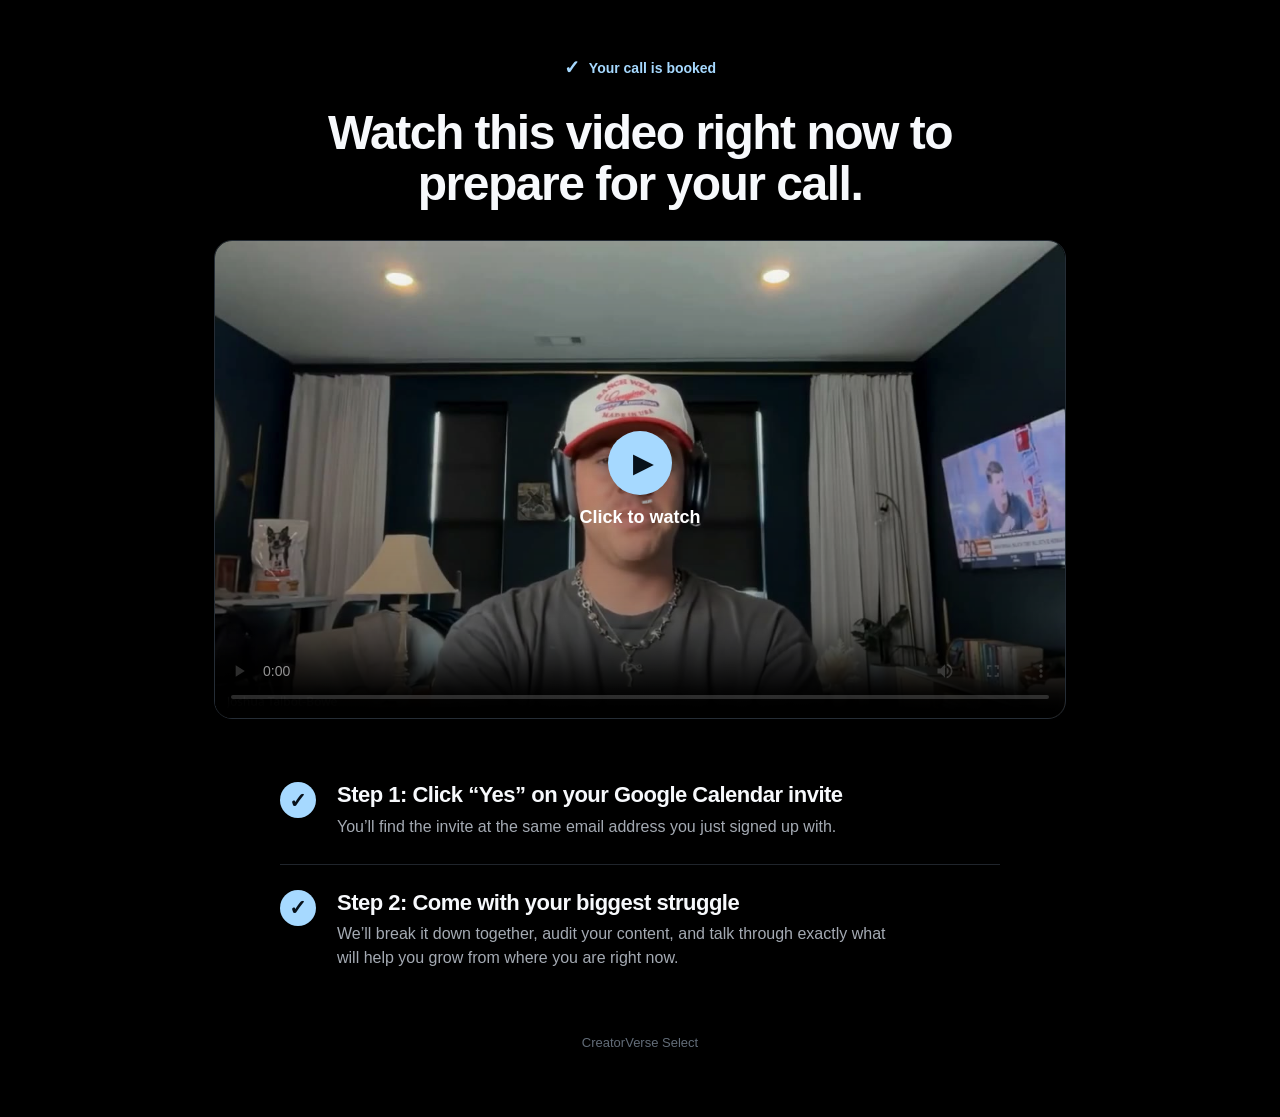
<file: call-confirmed/index.html>
<!doctype html>
<html lang="en">
<head>
<meta charset="utf-8">
<meta name="viewport" content="width=device-width,initial-scale=1">
<title>Your call is booked | CreatorVerse Select</title>
<meta name="description" content="Prepare for your CreatorVerse call and review your next steps.">
<style>
:root{color-scheme:dark;--blue:#a6d9ff;--white:#f7f9fc;--muted:#a4aab3}*{box-sizing:border-box}body{margin:0;background:#000;color:var(--white);font-family:Arial,Helvetica,sans-serif;line-height:1.5}main{width:min(100%,900px);margin:auto;padding:54px 24px 64px}.status{display:flex;align-items:center;justify-content:center;gap:9px;margin:0 0 24px;color:var(--blue);font-size:14px;font-weight:700}.status>span:first-child{font-size:19px}h1{max-width:720px;margin:0 auto 30px;text-align:center;font-size:clamp(30px,4.5vw,48px);font-weight:800;line-height:1.08;letter-spacing:-1.5px}.video{position:relative;aspect-ratio:16/9;display:grid;place-items:center;overflow:hidden;border:1px solid #252d36;border-radius:18px;background:linear-gradient(145deg,#111820,#080b10);margin:0 0 38px}.watch-overlay{position:absolute;inset:0;display:flex;align-items:center;justify-content:center;flex-direction:column;gap:12px;border:0;background:linear-gradient(transparent,#0007);color:#fff;cursor:pointer;font:700 18px Arial,Helvetica,sans-serif}.watch-overlay .play{display:grid;place-items:center;width:64px;height:64px;border-radius:50%;background:var(--blue);color:#07111a;font-size:25px;padding-left:4px;box-shadow:0 4px 30px #0007}.watch-overlay[hidden]{display:none}.watch-overlay:focus-visible{outline:3px solid var(--blue);outline-offset:-5px}.video video{display:block;width:100%;height:100%;object-fit:contain;background:#000}.video p{margin:0;color:#8192a2;font-size:14px}.steps{max-width:720px;margin:auto;display:grid;gap:0}.step{display:grid;grid-template-columns:40px 1fr;gap:17px;padding:25px 0;border-bottom:1px solid #20252c}.step:last-child{border-bottom:0}.check{display:grid;place-items:center;width:36px;height:36px;border-radius:50%;background:var(--blue);color:#07111a;font-size:21px;font-weight:800}.step h2{margin:0 0 6px;font-size:22px;line-height:1.2;letter-spacing:-.5px}.step p{margin:0;color:var(--muted);font-size:16px;max-width:570px}footer{text-align:center;margin:38px 0 0;color:#626c78;font-size:13px}@media(max-width:540px){main{padding:32px 20px 42px}.status{margin-bottom:20px}h1{letter-spacing:-1px;margin-bottom:25px}.video{border-radius:13px;margin-bottom:22px}.step{gap:12px;padding:22px 0}.step h2{font-size:20px}.step p{font-size:16px}}
</style>
</head>
<body>
<main>
<p class="status"><span aria-hidden="true">✓</span> <span id="booking-greeting">Your call is booked</span></p>
<h1>Watch this video right now to prepare for your call.</h1>
<div class="video"><video controls playsinline preload="metadata" poster="call-preparation.jpg" aria-label="Watch the call preparation video"><source src="call-preparation.mp4" type="video/mp4">Your browser does not support this video. <a href="call-preparation.mp4">Download the preparation video</a>.</video><button class="watch-overlay" type="button" aria-label="Play the call preparation video"><span class="play" aria-hidden="true">▶</span><span>Click to watch</span></button></div>
<section class="steps" aria-label="Your next steps">
<div class="step"><span class="check" aria-hidden="true">✓</span><div><h2>Step 1: Click “Yes” on your Google Calendar invite</h2><p>You’ll find the invite at the same email address you just signed up with.</p></div></div>
<div class="step"><span class="check" aria-hidden="true">✓</span><div><h2>Step 2: Come with your biggest struggle</h2><p>We’ll break it down together, audit your content, and talk through exactly what will help you grow from where you are right now.</p></div></div>
</section>
<footer>CreatorVerse Select</footer>
</main>
<script>
const bookingParams = new URLSearchParams(window.location.search);
const firstName = bookingParams.get('invitee_first_name')?.trim();
const fullName = bookingParams.get('invitee_full_name')?.trim();
const greetingName = (firstName || fullName?.split(/\s+/)[0] || '').slice(0, 80);
if (greetingName) {
  document.getElementById('booking-greeting').textContent = `${greetingName}, your call is booked!`;
}
const video = document.querySelector('video');
const overlay = document.querySelector('.watch-overlay');
overlay.addEventListener('click', () => {
  overlay.hidden = true;
  video.play().catch(() => { overlay.hidden = false; });
});
video.addEventListener('play', () => { overlay.hidden = true; });
video.addEventListener('ended', () => { overlay.hidden = false; });
</script>
</body>
</html>
</file>
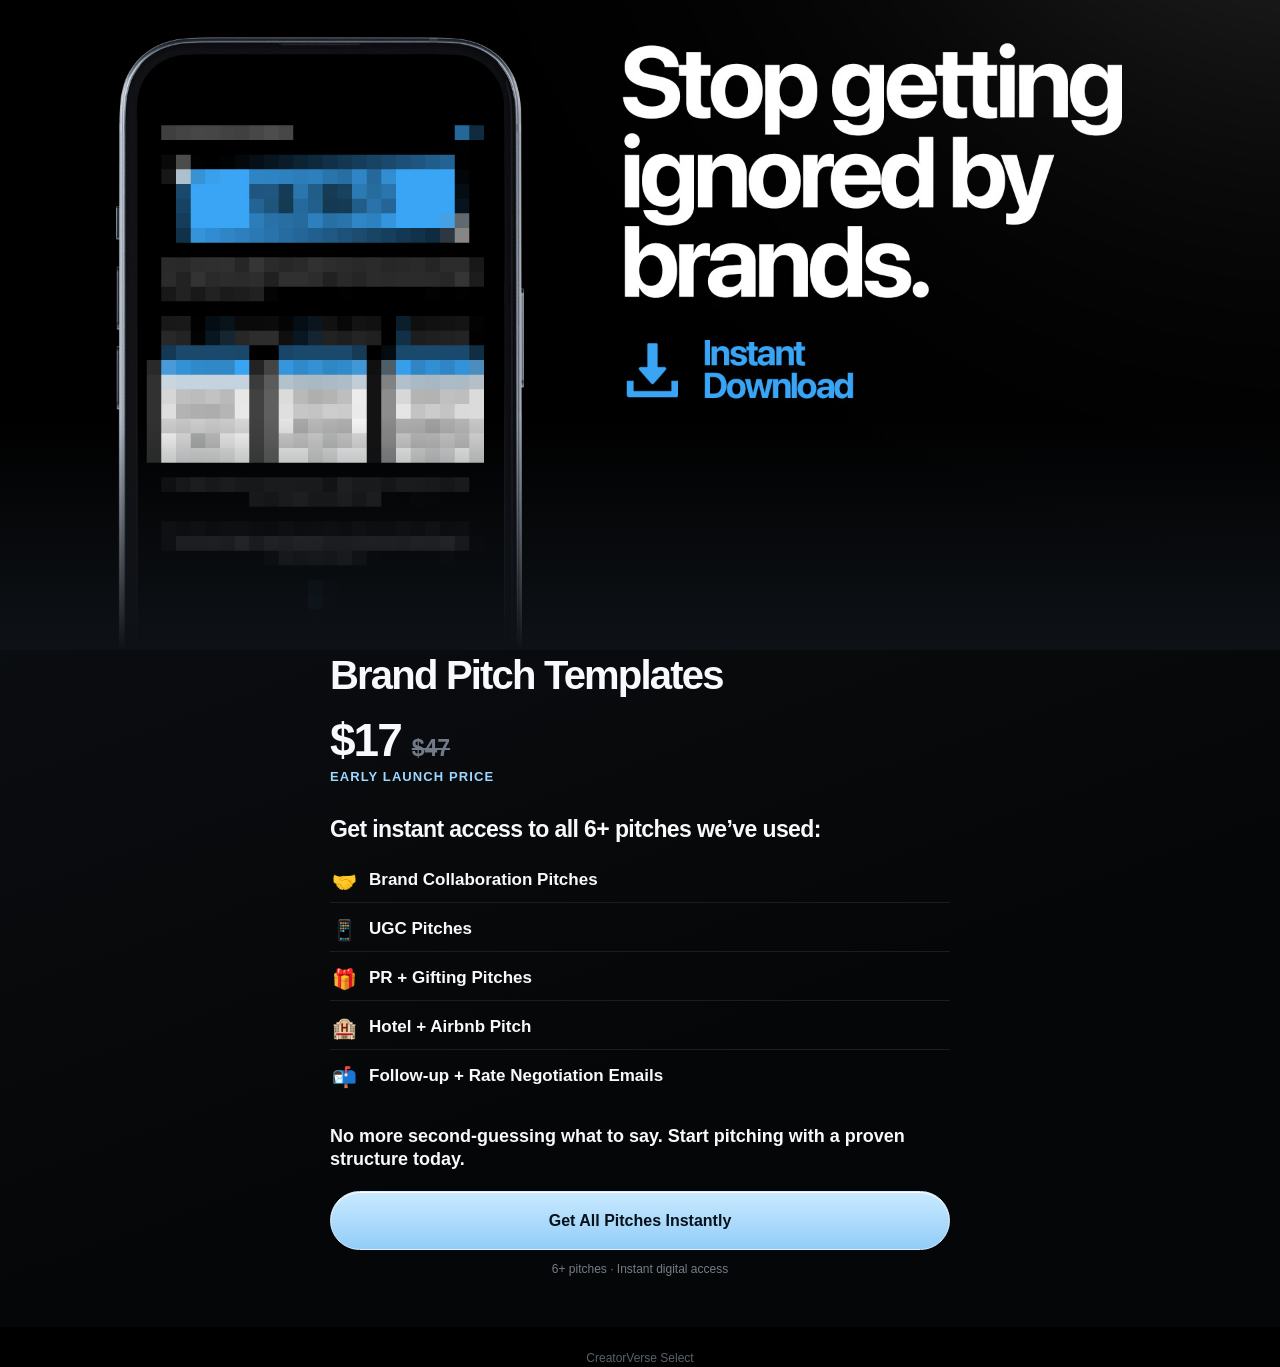
<file: pitchtemplates/index.html>
<!doctype html>
<html lang="en">
<head>
  <meta charset="utf-8">
  <meta name="viewport" content="width=device-width,initial-scale=1">
  <meta name="description" content="The exact brand pitch templates used to land six figures in digital opportunities, plus a practical pitching workshop.">
  <title>Brand Pitch Templates | CreatorVerse</title>
  <style>
    :root{--blue:#9dd6ff;--blue2:#35a9f4;--ink:#f7f9fc;--muted:#a2abb7;--panel:#0c0f14;--line:#253444}
    *{box-sizing:border-box}
    html{background:#000;scroll-behavior:smooth}
    body{margin:0;background:#000;color:var(--ink);font-family:Arial,Helvetica,sans-serif;font-size:16px;line-height:1.45}
    .page{width:100%;min-height:100vh;margin:0;padding:0}
    .offer{min-height:100vh;overflow:hidden;border:0;border-radius:0;background:linear-gradient(160deg,#10141a,#050607 74%)}
    .hero{position:relative;background:#000}
    .hero img{display:block;width:100%;max-height:72vh;aspect-ratio:16/9;object-fit:cover}
    .hero:after{content:"";position:absolute;inset:auto 0 -2px;height:36%;background:linear-gradient(180deg,transparent,#0e1217);pointer-events:none}
    .content{width:min(100%,680px);margin:auto;padding:8px 30px 48px}
    .tag{display:inline-flex;align-items:center;gap:8px;margin:0 0 15px;color:var(--blue);font-size:11px;font-weight:900;letter-spacing:1.6px}
    .tag:before{content:"";width:7px;height:7px;border-radius:50%;background:var(--blue);box-shadow:0 0 12px var(--blue)}
    h1{margin:0;font-size:40px;line-height:.98;letter-spacing:-1.8px}
    .price{display:flex;align-items:baseline;gap:11px;margin:22px 0 5px;line-height:1}
    .now{font-size:46px;font-weight:900;letter-spacing:-2px}
    .was{color:#717a86;font-size:23px;font-weight:800;text-decoration:line-through;text-decoration-thickness:2px}
    .launch{margin:0 0 29px;color:var(--blue);font-size:13px;font-weight:900;letter-spacing:1.1px;text-transform:uppercase}
    .intro{margin:0 0 18px;font-size:23px;font-weight:900;line-height:1.13;letter-spacing:-.6px}
    .list{display:grid;gap:6px;margin:0;padding:0;list-style:none}
    .list li{display:grid;grid-template-columns:29px 1fr;gap:10px;align-items:start;padding:9px 0;border-bottom:1px solid #171e26;font-size:17px;font-weight:800;line-height:1.25}
    .list li:last-child{border-bottom:0}
    .emoji{font-size:20px;line-height:1.2;text-align:center}
    .bonus{margin:26px 0 0;padding:20px;border:1px solid #315777;border-radius:18px;background:radial-gradient(circle at 100% 0,#173951,#0a1016 70%)}
    .bonus-label{color:var(--blue);font-size:11px;font-weight:900;letter-spacing:1.4px}
    .bonus h2{margin:7px 0 6px;font-size:23px;line-height:1.08;letter-spacing:-.7px}
    .bonus p{margin:0;color:#b4bdc9;font-size:14px}
    .close{margin:27px 0 20px;font-size:18px;font-weight:800;line-height:1.28}
    .cta{display:block;width:100%;padding:17px 18px;border:1px solid #d9efff;border-radius:999px;background:linear-gradient(180deg,#c9eaff,#92cdf8);box-shadow:inset 0 1px #fff;color:#06111a;font-size:16px;font-weight:900;text-align:center;text-decoration:none;transition:transform .18s ease}
    .cta:hover{transform:translateY(-2px)}
    .cta:focus-visible{outline:3px solid #fff;outline-offset:3px}
    .micro{margin:11px 0 0;color:#747d88;font-size:12px;text-align:center}
    footer{padding:23px 0 0;color:#59616b;font-size:12px;text-align:center}
    @media(max-width:430px){.content{padding:4px 22px 36px}h1{font-size:36px}.intro{font-size:21px}.list li{font-size:16px}.now{font-size:43px}}
    @media(prefers-reduced-motion:reduce){html{scroll-behavior:auto}.cta{transition:none}}
  </style>
</head>
<body>
  <main class="page">
    <article class="offer">
      <header class="hero">
        <img src="[data-uri]" alt="Stop getting ignored by brands — instant download">
      </header>

      <div class="content">
        <h1>Brand Pitch Templates</h1>

        <div class="price" aria-label="17 dollars, originally 47 dollars">
          <span class="now">$17</span>
          <span class="was">$47</span>
        </div>
        <p class="launch">Early Launch Price</p>

        <p class="intro">Get instant access to all 6+ pitches we’ve used:</p>

        <ul class="list">
          <li><span class="emoji">🤝</span><span>Brand Collaboration Pitches</span></li>
          <li><span class="emoji">📱</span><span>UGC Pitches</span></li>
          <li><span class="emoji">🎁</span><span>PR + Gifting Pitches</span></li>
          <li><span class="emoji">🏨</span><span>Hotel + Airbnb Pitch</span></li>
          <li><span class="emoji">📬</span><span>Follow-up + Rate Negotiation Emails</span></li>
        </ul>


        <p class="close">No more second-guessing what to say. Start pitching with a proven structure today.</p>
        <a class="cta" href="/pitchtemplates/checkout/">Get All Pitches Instantly</a>
        <p class="micro">6+ pitches · Instant digital access</p>
      </div>
    </article>
    <footer>CreatorVerse Select</footer>
  </main>
</body>
</html>
</file>
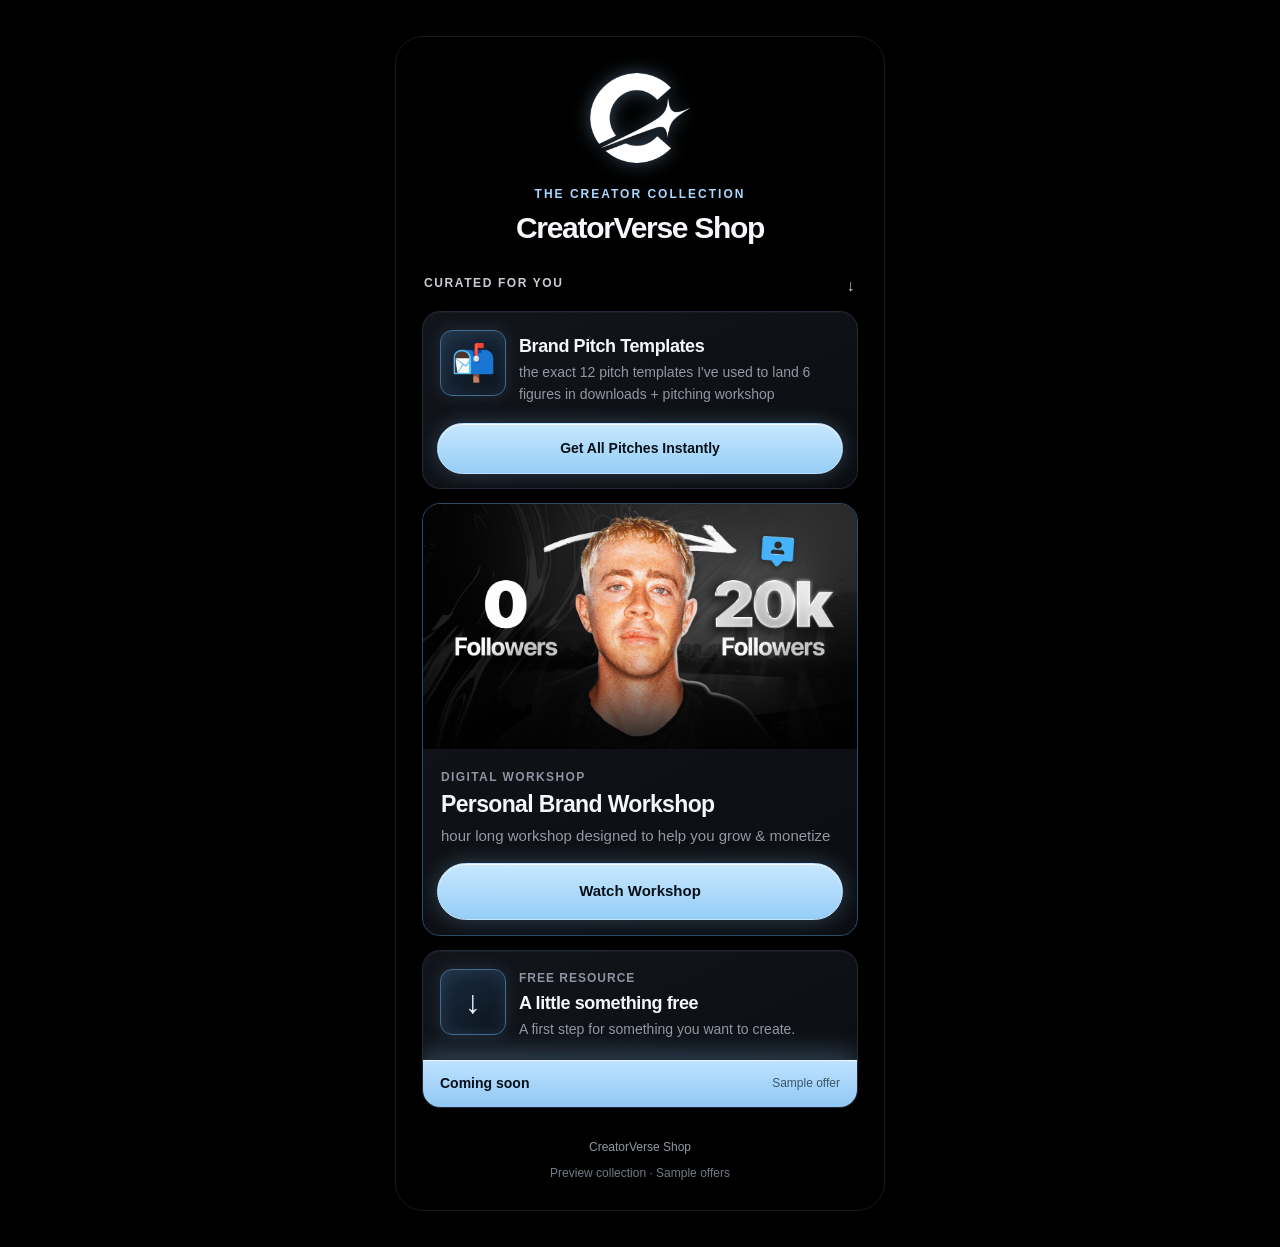
<file: shop/index.html>
<!doctype html>
<html lang="en">
<head>
<meta charset="utf-8"><meta name="viewport" content="width=device-width,initial-scale=1">
<title>CreatorVerse Shop</title>
<meta name="description" content="Explore CreatorVerse Shop.">
<link rel="icon" href="data:image/svg+xml,%3Csvg xmlns='http://www.w3.org/2000/svg' viewBox='0 0 64 64'%3E%3Crect width='64' height='64' rx='18' fill='%23191b20'/%3E%3Ctext x='32' y='44' text-anchor='middle' font-family='Arial' font-weight='bold' font-size='34' fill='%23dfff80'%3EC%3C/text%3E%3C/svg%3E">
<style>
:root{--ink:#f5f7fb;--muted:#9297a3;--paper:#000;--surface:#0a0c10;--line:#222b36;--blue:#a9d6ff}
*{box-sizing:border-box}
body{margin:0;background:#000;color:var(--ink);font-family:Arial,Helvetica,sans-serif;font-size:16px;line-height:1.5}
.shop{max-width:490px;margin:36px auto;background:#000;padding:30px 26px 26px;border:1px solid #151922;border-radius:28px;box-shadow:0 22px 90px #000}
.profile{text-align:center}
.profile .avatar{width:112px;height:102px;margin:0 auto 16px;background:transparent;border:0;border-radius:0;box-shadow:none;overflow:visible}
.profile .avatar img{display:block;width:90%;height:90%;object-fit:contain;filter:drop-shadow(0 0 9px #9ed1ff5c)}
.wordmark{display:flex;justify-content:space-between;font-size:12px;font-weight:800;letter-spacing:1.7px;border-bottom:1px solid var(--line);padding-bottom:20px}
.wordmark span{font-weight:400;color:#a9aeb8}
.avatar{position:relative;width:86px;height:86px;margin:30px auto 20px;display:grid;place-items:center;border-radius:50%;background:linear-gradient(145deg,#191d26,#08090c);border:1px solid #303641;color:white;font-weight:800;font-size:30px;letter-spacing:-2px;box-shadow:0 16px 40px #000,0 0 25px #6e9fff26}
.eyebrow{font-size:12px;letter-spacing:2px;font-weight:700;color:var(--blue);margin:0 0 8px}
h1{font-size:30px;line-height:1.15;letter-spacing:-1.3px;margin:0 0 10px}
.bio{color:var(--muted);font-size:16px;max-width:290px;margin:0 auto}
#socials:empty{display:none}
#socials{display:flex;justify-content:center;gap:12px;flex-wrap:wrap;margin-top:18px}
.social{color:var(--ink);font-size:14px;text-underline-offset:4px}
.section-label{display:flex;justify-content:space-between;font-size:12px;letter-spacing:1.6px;font-weight:700;margin:32px 2px 13px;color:#c8cbd2}
.profile + .section-label{margin-top:28px}
.section-label span:last-child{font-size:16px}
.card{border:1px solid var(--line);border-radius:18px;overflow:hidden;margin-bottom:14px;background:linear-gradient(155deg,#12151b,#0b0d11);box-shadow:inset 0 1px #ffffff08}
.featured{background:radial-gradient(ellipse at 50% 115%,#183852 0%,#101923 36%,#0b0d11 72%);color:white;padding:24px;position:relative;border-color:#2b4d68;box-shadow:inset 0 -2px #b8ddff,0 10px 36px #00000070,0 15px 32px #8bc8ff1f}
.feature-top{font-size:12px;color:var(--blue);letter-spacing:1.8px;margin-bottom:35px}
.featured h2{font-size:36px;line-height:1.06;letter-spacing:-1.4px;max-width:320px;margin:9px 0 14px}
.category{font-size:12px;letter-spacing:1.4px;font-weight:700;margin:0;color:#8d93a0}
.featured .category{color:#a6aab3}
.description{font-size:14px;line-height:1.55;color:var(--muted);margin:8px 0 0}
.featured .description{color:#c7cad1;max-width:310px;font-size:16px}
.action{display:flex;justify-content:space-between;align-items:center;gap:10px;border-top:1px solid var(--line);padding:13px 17px;font-size:14px;font-weight:700;text-decoration:none;color:#071018;background:linear-gradient(180deg,#bfe3ff,#91c7f4);box-shadow:inset 0 1px #eef8ff,0 -8px 24px #8ccaff42}
.action span{font-size:12px;font-weight:400;color:#101b2d}
.featured .action{border:0;background:linear-gradient(180deg,#c7e8ff,#96cdf6);border-radius:9px;margin-top:24px;padding:14px 16px;box-shadow:inset 0 1px #f3faff,0 0 24px #8fcfff4f;color:#071018}
.featured .action span{color:#10253a}
.compact{display:grid;grid-template-columns:66px 1fr;gap:0 14px;padding-top:18px;box-shadow:inset 0 1px #ffffff08,0 10px 28px #00000028}
.tile{height:66px;width:66px;border-radius:12px;display:grid;place-items:center;font-size:32px;margin-left:17px;color:#eaf6ff;background:linear-gradient(145deg,#1a2c40,#0a121b);border:1px solid #416b8f;box-shadow:inset 0 0 18px #a9d6ff1f,0 0 18px #8bc8ff24}
.compact .card-body{padding:0 16px 18px 16px}
.compact h2{font-size:18px;line-height:1.25;letter-spacing:-.4px;margin:5px 0}
.compact .category{font-size:12px;letter-spacing:1px}
.compact .description{margin:5px 0 0}
.compact .action{grid-column:1/-1}
.circular-action .tile{font-size:36px;line-height:1;text-align:center}
.circular-action .action{justify-content:center;margin:0 14px 14px;padding:14px 17px;border:1px solid #bfe3ff;border-radius:999px;background:linear-gradient(180deg,#c7e8ff,#96cdf6);box-shadow:inset 0 1px #f3faff,0 0 20px #8fcfff40;color:#071018;text-align:center}
.video-card{display:block;padding:0;overflow:hidden;border-color:#2b4d68;box-shadow:inset 0 1px #ffffff08,0 12px 32px #0000002e}
.video-thumb{position:relative;aspect-ratio:16/9;overflow:hidden;background:#0a1018}
.video-thumb img{display:block;width:100%;height:100%;object-fit:cover}
.video-card .card-body{padding:19px 18px 13px}
.video-card h2{font-size:23px;line-height:1.15;letter-spacing:-.65px;margin:5px 0}
.video-card .description{font-size:15px;margin-top:7px}
.video-card .action{justify-content:center;margin:3px 14px 15px;padding:16px 18px;border:1px solid #bfe3ff;border-radius:999px;background:linear-gradient(180deg,#c7e8ff,#96cdf6);box-shadow:inset 0 1px #f3faff,0 0 22px #8fcfff45;color:#071018;text-align:center;font-size:15px}
.compact:nth-child(3) .action,.compact:nth-child(4) .action{background:linear-gradient(180deg,#bfe3ff,#91c7f4);box-shadow:inset 0 1px #eef8ff,0 -8px 24px #8ccaff42;color:#071018}
.compact:nth-child(3) .action span,.compact:nth-child(4) .action span{color:#10253a}
.inactive{cursor:default}
.inactive span{opacity:.72}
a.action:hover{filter:brightness(1.1)}
a:focus-visible{outline:3px solid white;outline-offset:4px}
footer{text-align:center;margin-top:30px}
footer p{font-size:12px;margin:4px 0;color:var(--muted)}
footer small{font-size:12px;color:#737985}
@media(max-width:540px){body{background:var(--paper)}
.shop{border:0;border-radius:0;margin:0 auto;padding:24px 21px;box-shadow:none;min-height:100vh}
}
@media(max-width:350px){.shop{padding:22px 14px}
.featured h2{font-size:31px}
.compact{grid-template-columns:52px 1fr;gap:0 10px}
.tile{width:52px;height:60px;margin-left:12px;font-size:27px}
.compact h2{font-size:17px}
}
@media(prefers-reduced-motion:no-preference){a.action{transition:filter .15s,transform .15s}
a.action:hover{transform:translateY(-1px)}
}

</style>

</head>
<body>
<main class="shop">
 <header class="profile">
  <div class="avatar"><img src="[data-uri]" alt="CreatorVerse"></div>
  <p class="eyebrow">THE CREATOR COLLECTION</p>
  <h1 id="shop-name">CreatorVerse Shop</h1>
  <nav id="socials" aria-label="Social links"></nav>
 </header>
 <div class="section-label"><span>CURATED FOR YOU</span><span>&#8595;</span></div>
 <section id="offers" aria-label="Shop and links"></section>
 <footer><p>CreatorVerse Shop</p><small id="draft-note">Preview collection &#183; Sample offers</small></footer>
</main>
<script>
// Edit this file to change the profile, social links, and offer cards.
// Set an offer's url to its real destination and sample to false to activate it.
window.SHOP = {
  name: 'CreatorVerse Shop',
  socials: [], // Example: { name: 'Instagram', url: 'https://www.instagram.com/your-handle/' }
  offers: [
    { title: 'Brand Pitch Templates', category: '', description: "the exact 12 pitch templates I've used to land 6 figures in downloads + pitching workshop", label: 'Get All Pitches Instantly', sampleButton: 'Get All Pitches Instantly', hideActionIcon: true, circularAction: true, url: 'https://www.creatorverseselect.com/pitchtemplates/', sample: false, mark: '\ud83d\udcec' },
    { title: 'Personal Brand Workshop', category: 'DIGITAL WORKSHOP', description: 'hour long workshop designed to help you grow & monetize', label: 'Watch Workshop', sampleButton: 'Watch Workshop', hideActionIcon: true, video: true, image: '[data-uri]', url: '', sample: true },
    { title: 'A little something free', category: 'FREE RESOURCE', description: 'A first step for something you want to create.', label: 'Get the guide', url: '', sample: true, mark: '\u2193' }
  ]
};

</script><script>
const config = window.SHOP;
document.getElementById('shop-name').textContent = config.name;
document.title = config.name;
const bio = document.getElementById('shop-bio');
if (bio) bio.textContent = config.bio;
const element = (tag, cls, text) => { const e = document.createElement(tag); e.className = cls; if (text) e.textContent = text; return e; };
const safeUrl = value => { try { const u = new URL(value); return ['https:', 'http:', 'mailto:'].includes(u.protocol) ? u.href : null; } catch { return null; } };
for (const social of config.socials) { const url = safeUrl(social.url); if (!url) continue; const a = element('a','social',social.name); a.href = url; document.getElementById('socials').append(a); }
for (const offer of config.offers) {
 const card = element('article', offer.featured ? 'card featured' : offer.video ? 'card video-card' : 'card compact');
 if (offer.circularAction) card.classList.add('circular-action');
 const visual = element('div', 'tile', offer.mark); visual.setAttribute('aria-hidden','true');
 const body = element('div','card-body');
 if (offer.category) body.append(element('p','category',offer.category));
 body.append(element('h2','',offer.title),element('p','description',offer.description));
 const url = safeUrl(offer.url);
 const active = url && !offer.sample;
 const action = element(active ? 'a' : 'div', 'action' + (active ? '' : ' inactive'), active ? offer.label : (offer.sampleButton || 'Coming soon'));
 if (active) action.href = url;
 const actionMeta = offer.hideActionIcon ? '' : (offer.actionIcon || (active ? '\u2197' : 'Sample offer'));
 if (actionMeta) action.append(element('span','',actionMeta));
 if (offer.featured) { card.append(element('div','feature-top','CREATORVERSE / VOL. 01'),body,action); }
 else if (offer.video) {
  const thumb = element('div','video-thumb');
  const image = document.createElement('img'); image.src = offer.image; image.alt = offer.title + ' workshop preview';
  thumb.append(image);
  card.append(thumb,body,action);
 }
 else {
  card.append(visual,body,action);
 }
 document.getElementById('offers').append(card);
}
document.getElementById('draft-note').hidden = !config.offers.some(o => o.sample);

</script>
</body>
</html>
</file>
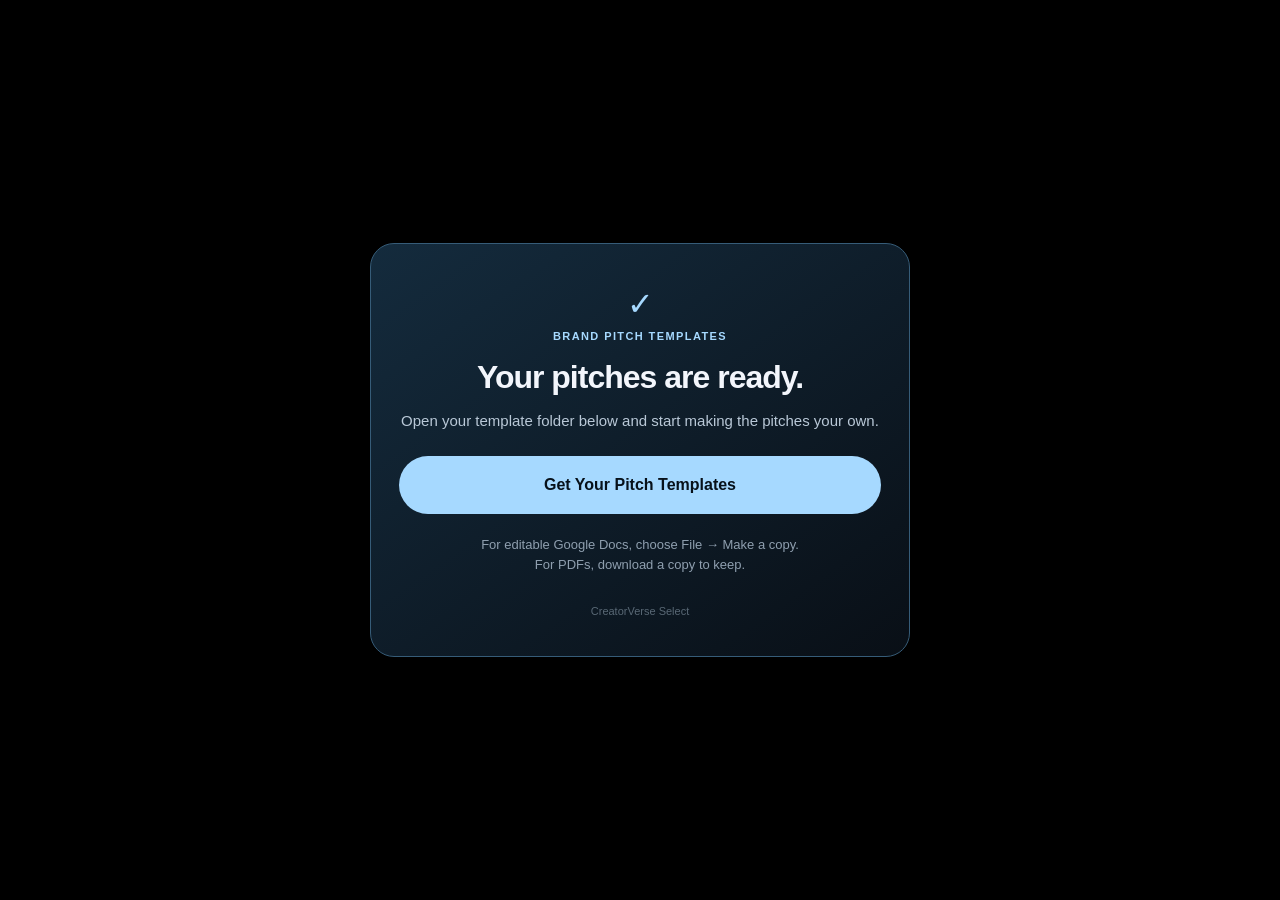
<file: pitchtemplates/access/index.html>
<!doctype html><html lang="en"><head><meta charset="utf-8"><meta name="viewport" content="width=device-width,initial-scale=1"><meta name="robots" content="noindex,nofollow"><title>Your Pitch Templates | CreatorVerse</title><style>*{box-sizing:border-box}body{margin:0;background:#000;color:#f3f6fc;font-family:Arial,Helvetica,sans-serif;line-height:1.5}main{min-height:100vh;display:flex;align-items:center;justify-content:center;padding:32px 20px}.card{width:100%;max-width:540px;text-align:center;padding:36px 28px;border:1px solid #365c78;border-radius:24px;background:linear-gradient(145deg,#142b3d,#090f16)}.check{font-size:32px;color:#a6d9ff}.label{color:#a6d9ff;font-weight:800;font-size:11px;letter-spacing:1.4px}h1{font-size:32px;line-height:1.1;letter-spacing:-1px;margin:15px 0}p{font-size:15px;color:#b9c8d7;margin:0 0 24px}.button{display:block;padding:17px 20px;background:#a6d9ff;border-radius:999px;color:#07111a;font-size:16px;font-weight:800;text-decoration:none}.button:hover{background:#c4e6ff}.button:focus-visible{outline:3px solid white;outline-offset:5px}.help{margin:21px 0 0;font-size:13px;color:#8f9faf}footer{margin-top:29px;color:#596875;font-size:11px}</style></head><body><main><section class="card"><div class="check" aria-hidden="true">✓</div><div class="label">BRAND PITCH TEMPLATES</div><h1>Your pitches are ready.</h1><p>Open your template folder below and start making the pitches your own.</p><a class="button" href="https://drive.google.com/drive/folders/1eVAj_MptTq-i-MVSEGmM_jE3eTdm9rPV?usp=drive_link" target="_blank" rel="noopener">Get Your Pitch Templates</a><p class="help">For editable Google Docs, choose File → Make a copy.<br>For PDFs, download a copy to keep.</p><footer>CreatorVerse Select</footer></section></main></body></html>
</file>
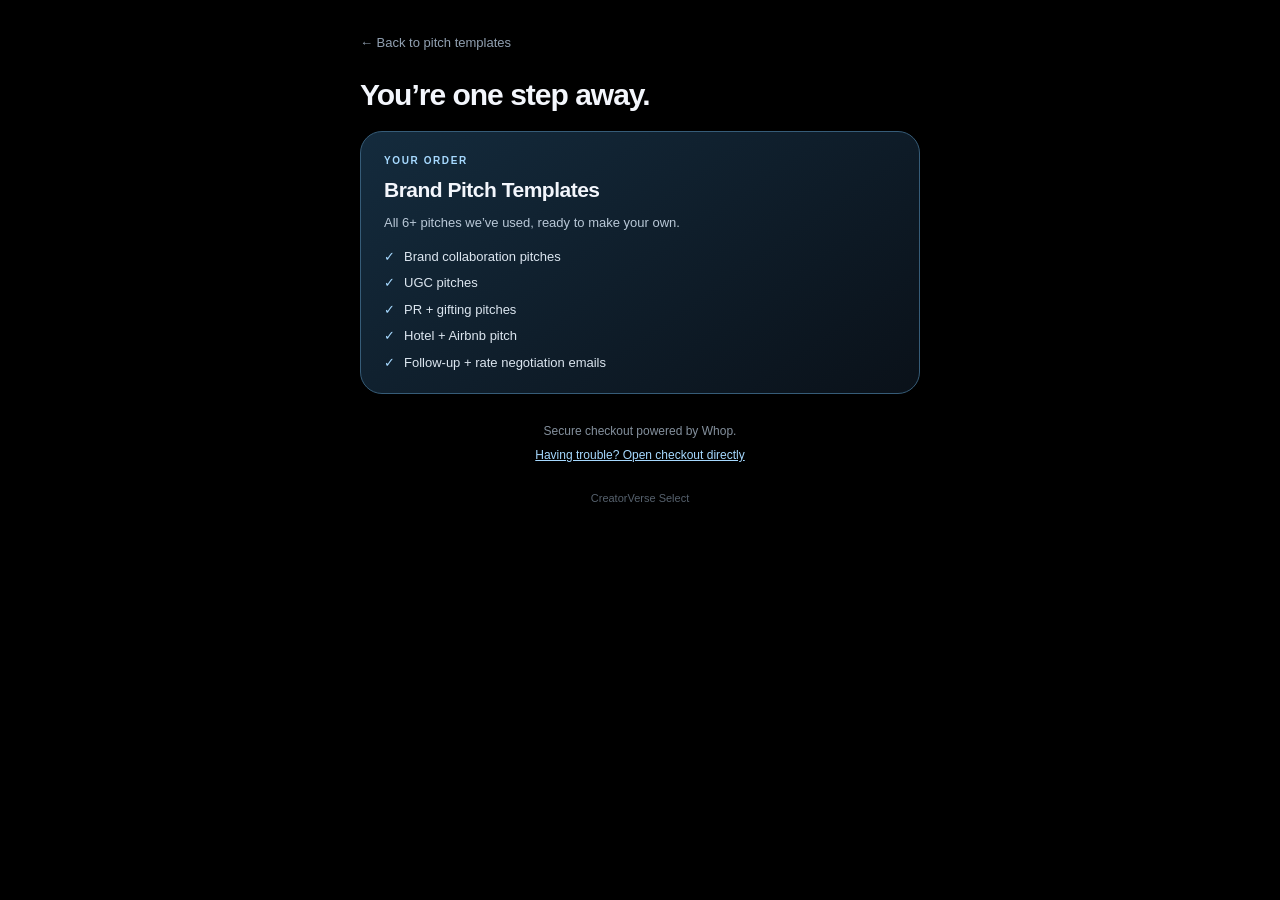
<file: pitchtemplates/checkout/index.html>
<!doctype html>
<html lang="en"><head><meta charset="utf-8"><meta name="viewport" content="width=device-width,initial-scale=1"><title>Checkout | Brand Pitch Templates</title>
<script async defer src="https://js.whop.com/static/checkout/loader.js"></script>
<style>
*{box-sizing:border-box}body{margin:0;background:#000;color:#f3f6fc;font-family:Arial,Helvetica,sans-serif;line-height:1.5}main{max-width:600px;margin:auto;padding:30px 20px 50px}a{color:#a6d9ff}.back{display:inline-block;margin-bottom:25px;font-size:13px;text-decoration:none;color:#91a0b1}h1{margin:0 0 20px;font-size:30px;letter-spacing:-1px;line-height:1.1}.recap{padding:21px 23px;border:1px solid #365c78;border-radius:22px;background:linear-gradient(145deg,#142b3d,#0a1119);margin-bottom:28px}.label{font-size:10px;letter-spacing:1.6px;font-weight:800;color:#a6d9ff}.recap h2{margin:6px 0 8px;font-size:21px;letter-spacing:-.5px}.recap p{font-size:13px;color:#b9c8d7;margin:0 0 14px}.recap ul{margin:0;padding:0;list-style:none;display:grid;gap:7px;font-size:13px;color:#dce6f0}.recap li{display:flex;gap:9px}.recap li span{color:#a6d9ff}.note{margin-top:20px;font-size:12px;text-align:center;color:#84909d}.note a{display:inline-block;margin-top:6px}#checkout{min-height:450px}footer{text-align:center;font-size:11px;color:#56616d;margin-top:26px}
</style></head><body><main>
<a class="back" href="/pitchtemplates/">← Back to pitch templates</a>
<h1>You’re one step away.</h1>
<section class="recap" aria-label="Your order"><div class="label">YOUR ORDER</div><h2>Brand Pitch Templates</h2><p>All 6+ pitches we’ve used, ready to make your own.</p><ul>
<li><span>✓</span> Brand collaboration pitches</li><li><span>✓</span> UGC pitches</li><li><span>✓</span> PR + gifting pitches</li><li><span>✓</span> Hotel + Airbnb pitch</li><li><span>✓</span> Follow-up + rate negotiation emails</li>
</ul></section>
<section id="base-panel"><div id="checkout-base" data-whop-checkout-plan-id="plan_HsMtuOiJN01CP" data-whop-checkout-theme="dark" data-whop-checkout-theme-accent-color="sky" data-whop-checkout-return-url="https://www.creatorverseselect.com/pitchtemplates/access/"></div></section>
<p class="note">Secure checkout powered by Whop.<br><a href="https://whop.com/checkout/plan_HsMtuOiJN01CP">Having trouble? Open checkout directly</a></p><footer>CreatorVerse Select</footer>
</main></body></html>
</file>
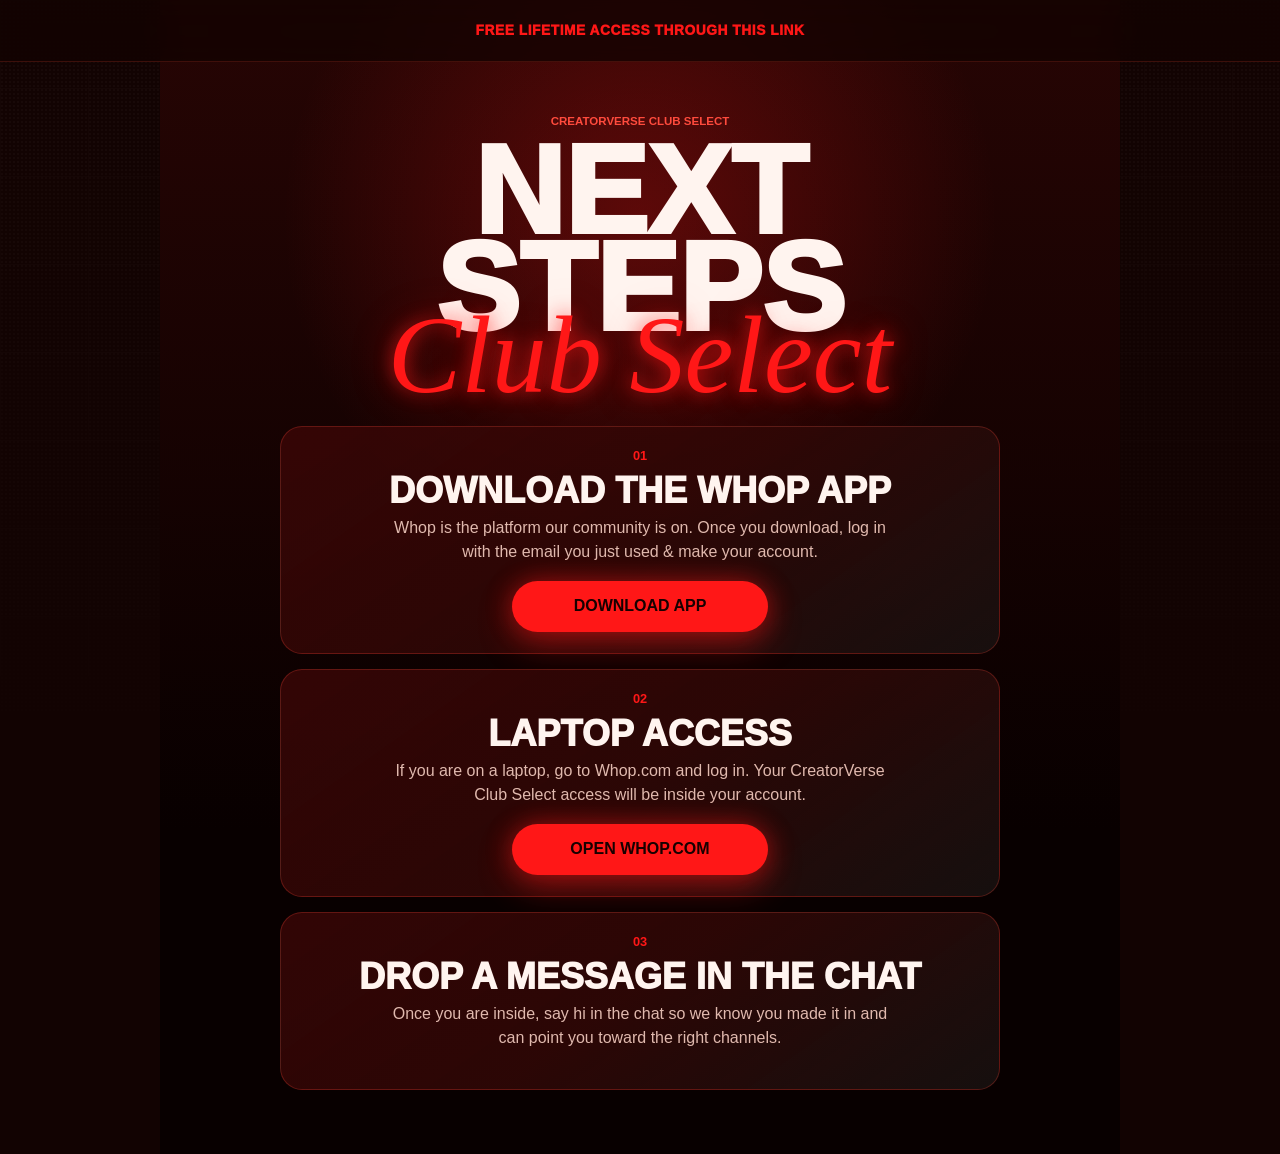
<file: next-steps.html>
<!doctype html>
<html lang="en">
  <head>
    <meta charset="utf-8">
    <meta name="viewport" content="width=device-width, initial-scale=1">
    <title>Next Steps | CreatorVerse Club Select</title>
    <meta name="description" content="Download Whop, access your channels, and drop a message in the chat.">
    <link rel="canonical" href="https://www.creatorverseselect.com/next-steps.html">
    <meta property="og:type" content="website">
    <meta property="og:url" content="https://www.creatorverseselect.com/next-steps.html">
    <meta property="og:title" content="Next Steps | CreatorVerse Club Select">
    <meta property="og:description" content="Download Whop, access your channels, and drop a message in the chat.">
    <meta property="og:image" content="https://www.creatorverseselect.com/assets/social-preview.png">
    <meta name="twitter:card" content="summary_large_image">
    <meta name="twitter:title" content="Next Steps | CreatorVerse Club Select">
    <meta name="twitter:description" content="Download Whop, access your channels, and drop a message in the chat.">
    <meta name="twitter:image" content="https://www.creatorverseselect.com/assets/social-preview.png">
    <link rel="stylesheet" href="./styles.css">
  </head>
  <body>
    <header class="site-header">
      <p class="header-note">Free lifetime access through this link</p>
    </header>

    <main>
      <section class="next-steps-page" aria-labelledby="next-title">
        <div class="next-aura" aria-hidden="true"></div>
        <p class="eyebrow">CreatorVerse Club Select</p>
        <h1 id="next-title" class="next-title">
          Next Steps
          <em>Club Select</em>
        </h1>

        <div class="next-card-list">
          <article class="next-card">
            <span class="step-number">01</span>
            <h2>Download the Whop app</h2>
            <p>Whop is the platform our community is on. Once you download, log in with the email you just used & make your account.</p>
            <a class="button primary" href="https://apps.apple.com/us/app/whop/id1600181492" target="_blank" rel="noreferrer">Download App</a>
          </article>

          <article class="next-card">
            <span class="step-number">02</span>
            <h2>Laptop access</h2>
            <p>If you are on a laptop, go to Whop.com and log in. Your CreatorVerse Club Select access will be inside your account.</p>
            <a class="button primary" href="https://whop.com" target="_blank" rel="noreferrer">Open Whop.com</a>
          </article>

          <article class="next-card">
            <span class="step-number">03</span>
            <h2>Drop a message in the chat</h2>
            <p>Once you are inside, say hi in the chat so we know you made it in and can point you toward the right channels.</p>
          </article>
        </div>
      </section>
    </main>
  </body>
</html>
</file>
<file: styles.css>
:root {
  color-scheme: dark;
  --ink: #fff4ef;
  --muted: #e0b9ae;
  --dim: #94645d;
  --panel: rgba(91, 18, 14, 0.64);
  --panel-strong: #2a0706;
  --line: rgba(255, 72, 54, 0.26);
  --blood: #57110c;
  --wine: #360806;
  --red: #ff1717;
  --red-soft: #ff4b3d;
  --teal: #1da79c;
  --teal-deep: #063e3b;
  --paper: #c9b09d;
  --charcoal: #000;
  --shadow: 0 12px 34px rgba(0, 0, 0, 0.28);
}

* {
  box-sizing: border-box;
}

html {
  scroll-behavior: smooth;
}

body {
  margin: 0;
  font-family: "Helvetica Neue", Helvetica, Arial, ui-sans-serif, system-ui, sans-serif;
  color: var(--ink);
  background: #120302;
  letter-spacing: 0;
}

body::before {
  position: fixed;
  inset: 0;
  z-index: -3;
  pointer-events: none;
  content: "";
  background-image:
    linear-gradient(rgba(255, 255, 255, 0.035) 1px, transparent 1px),
    linear-gradient(90deg, rgba(255, 255, 255, 0.025) 1px, transparent 1px),
    radial-gradient(circle at 50% 50%, rgba(255, 255, 255, 0.06) 0 1px, transparent 1px);
  background-size: 88px 88px, 88px 88px, 4px 4px;
  mix-blend-mode: screen;
  opacity: 0.42;
  mask-image: linear-gradient(to bottom, black, transparent 82%);
}

a {
  color: inherit;
  text-decoration: none;
}

.site-header {
  position: fixed;
  z-index: 20;
  top: 0;
  left: 0;
  right: 0;
  display: flex;
  align-items: center;
  justify-content: center;
  min-height: 3.9rem;
  padding: 0.95rem clamp(1rem, 4vw, 3.5rem);
  background: rgba(18, 3, 2, 0.78);
  border-bottom: 1px solid rgba(255, 72, 54, 0.18);
  backdrop-filter: blur(18px);
}

.download-actions {
  display: flex;
  align-items: center;
}

.header-note {
  width: 100%;
  max-width: none;
  margin: 0;
  color: var(--red);
  font-size: clamp(0.72rem, 2.4vw, 0.86rem);
  font-weight: 950;
  line-height: 1.15;
  text-align: center;
  text-transform: uppercase;
  letter-spacing: 0.04em;
}

.hero {
  position: relative;
  min-height: auto;
  overflow: hidden;
  isolation: isolate;
  padding: 6.75rem clamp(1rem, 4vw, 3.5rem) 2.4rem;
  background: #120302;
}

.hero-aura,
.hero-overlay {
  position: absolute;
  inset: 0;
}

.hero-aura {
  z-index: -2;
  background:
    linear-gradient(180deg, #5a1510 0%, #190302 54%, #090000 100%);
}

.hero-overlay {
  z-index: -1;
  background: linear-gradient(180deg, rgba(0, 0, 0, 0.08), #120302 94%);
}

.hero-inner {
  display: grid;
  grid-template-columns: 1fr;
  justify-items: center;
  align-items: center;
  align-content: start;
  gap: 1.18rem;
  width: min(820px, 100%);
  min-height: auto;
  margin: 0 auto;
}

.hero-copy {
  max-width: 800px;
  text-align: center;
}

.eyebrow {
  margin: 0 0 0.9rem;
  color: var(--red-soft);
  font-size: 0.72rem;
  font-weight: 900;
  letter-spacing: 0;
  text-transform: uppercase;
}

.hero .eyebrow {
  color: #070000;
}

h1,
h2,
h3,
p {
  margin-top: 0;
}

h1 {
  margin-bottom: 0.95rem;
  max-width: 800px;
  font-family: "Arial Black", Impact, "Helvetica Neue Condensed Black", "Helvetica Neue", sans-serif;
  font-size: clamp(3.4rem, 8.2vw, 8rem);
  line-height: 0.78;
  font-weight: 950;
  letter-spacing: 0;
  text-transform: uppercase;
  color: #fff4ef;
}

.poster-title {
  position: relative;
}

.poster-title span {
  display: block;
}

.poster-title em {
  display: block;
  margin-top: -0.24em;
  color: var(--red);
  font-family: "Snell Roundhand", "Brush Script MT", "Segoe Script", cursive;
  font-size: clamp(3.4rem, 7.8vw, 8.4rem);
  font-style: italic;
  font-weight: 400;
  line-height: 0.72;
  text-transform: none;
  text-shadow:
    0 0 18px rgba(255, 23, 23, 0.72),
    0 0 42px rgba(255, 23, 23, 0.34);
}

h2 {
  margin-bottom: 1rem;
  font-family: "Arial Black", Impact, "Helvetica Neue Condensed Black", "Helvetica Neue", sans-serif;
  font-size: clamp(2rem, 4vw, 4.1rem);
  line-height: 0.88;
  font-weight: 950;
  letter-spacing: 0;
  text-transform: uppercase;
}

h3 {
  margin-bottom: 0.5rem;
  font-size: 1rem;
  line-height: 1.25;
}

.hero-lede {
  color: var(--muted);
  font-size: 1.03rem;
  line-height: 1.7;
}

.hero-lede {
  max-width: 600px;
  margin: 0 auto 0.15rem;
  color: #f1c6ba;
  text-align: center;
  line-height: 1.45;
}

.download-actions {
  flex-wrap: wrap;
  gap: 0.8rem;
}

.video-cta {
  display: flex;
  justify-content: center;
  margin-top: 1.45rem;
}

.video-cta .button {
  position: relative;
  width: min(100%, 22rem);
  isolation: isolate;
  overflow: hidden;
}

.video-cta .button::before {
  position: absolute;
  inset: -2px;
  z-index: -1;
  content: "";
  border-radius: inherit;
  background: linear-gradient(115deg, transparent 0 35%, rgba(255, 244, 239, 0.75) 45%, transparent 55% 100%);
  background-size: 220% 100%;
  background-position: 135% 0;
  opacity: 0;
  animation: invite-border-glisten 5.8s ease-in-out infinite;
  pointer-events: none;
  padding: 2px;
  mask:
    linear-gradient(#000 0 0) content-box,
    linear-gradient(#000 0 0);
  mask-composite: exclude;
  -webkit-mask:
    linear-gradient(#000 0 0) content-box,
    linear-gradient(#000 0 0);
  -webkit-mask-composite: xor;
}

.video-cta .button::after {
  content: none;
}

.creator-proof {
  display: flex;
  align-items: center;
  justify-content: center;
  gap: 0.85rem;
  margin-top: 1.45rem;
}

.avatar-stack {
  display: flex;
  align-items: center;
  padding-left: 0.75rem;
}

.avatar {
  display: block;
  width: 2.3rem;
  height: 2.3rem;
  margin-left: -0.75rem;
  border: 2px solid #120302;
  border-radius: 50%;
  background: #40100d;
  object-fit: cover;
  object-position: center;
}

.avatar-one {
  object-position: 42% 38%;
}

.avatar-two {
  object-position: 56% 34%;
}

.avatar-three {
  object-position: 58% 32%;
}

.avatar-four {
  object-position: 48% 34%;
}

.avatar-five {
  object-position: 50% 30%;
}

.avatar-six {
  object-position: 52% 28%;
}

.creator-proof p {
  margin: 0;
  color: #fff4ef;
  font-size: 0.88rem;
  font-weight: 900;
  line-height: 1.2;
  text-transform: uppercase;
}

.button,
.store-button {
  min-height: 3.15rem;
  border-radius: 999px;
  font-weight: 900;
}

.button {
  display: inline-flex;
  align-items: center;
  justify-content: center;
  padding: 0.95rem 1.25rem;
  border: 1px solid transparent;
}

.button.primary {
  color: #170100;
  background: var(--red);
  box-shadow:
    0 14px 36px rgba(255, 23, 23, 0.3),
    0 0 26px rgba(255, 23, 23, 0.46);
  text-transform: uppercase;
}

.button.secondary {
  border-color: rgba(29, 167, 156, 0.52);
  background: rgba(2, 43, 40, 0.42);
  color: #dbfffb;
  text-transform: uppercase;
}

.button:hover,
.store-button:hover {
  transform: translateY(-1px);
}

.video-panel {
  align-self: center;
  width: min(100%, 640px);
  margin-top: 0.05rem;
}

.video-frame {
  display: grid;
  place-items: center;
  min-height: 0;
  aspect-ratio: 16 / 9;
  border: 1px solid rgba(255, 72, 54, 0.34);
  border-radius: 24px;
  background: #050202;
  box-shadow: inset 0 0 0 1px rgba(255, 255, 255, 0.06);
  text-align: center;
  position: relative;
  overflow: hidden;
}

.video-frame video {
  display: block;
  width: 100%;
  height: 100%;
  border-radius: inherit;
  object-fit: cover;
}

.win-wall,
.steps {
  width: min(1180px, calc(100% - 2rem));
  margin: 0 auto;
}

.win-wall {
  display: grid;
  justify-items: center;
  gap: 1.25rem;
  padding: 3.2rem 0 2.4rem;
  border-bottom: 1px solid var(--line);
  position: relative;
  overflow: hidden;
  text-align: center;
}

.wins-heading {
  display: grid;
  justify-items: center;
  max-width: 620px;
}

.wins-heading .eyebrow {
  margin-bottom: 0;
  color: var(--red);
  font-size: clamp(0.92rem, 2.4vw, 1.18rem);
  text-shadow: 0 0 20px rgba(255, 23, 23, 0.38);
}

.wins-button {
  margin-top: 0.25rem;
  min-width: 10.5rem;
  padding-inline: 1.8rem;
}

.wins-marquee {
  width: 100%;
  overflow: hidden;
  border-radius: 24px;
  mask-image: linear-gradient(90deg, transparent, black 9%, black 91%, transparent);
}

.wins-track {
  display: flex;
  width: max-content;
  gap: 0.85rem;
  animation: win-wall-scroll 42s linear infinite;
}

.win-card {
  display: grid;
  position: relative;
  width: min(78vw, 28rem);
  aspect-ratio: 2.4 / 1;
  overflow: hidden;
  border: 1px solid var(--line);
  border-radius: 22px;
  background: #0e0e0e;
  box-shadow: 0 18px 38px rgba(0, 0, 0, 0.22);
}

.win-card::after {
  position: absolute;
  inset: auto 0 0;
  height: 42%;
  content: "";
  background: linear-gradient(180deg, transparent, rgba(0, 0, 0, 0.82));
}

.win-card img {
  width: 100%;
  height: 100%;
  object-fit: contain;
  object-position: center;
}

.win-card strong {
  position: absolute;
  z-index: 1;
  left: 0.75rem;
  bottom: 0.7rem;
  width: fit-content;
  max-width: calc(100% - 1.5rem);
  padding: 0.34rem 0.58rem;
  border: 1px solid rgba(255, 244, 239, 0.16);
  border-radius: 999px;
  background: rgba(0, 0, 0, 0.72);
  color: #fff4ef;
  font-size: clamp(0.64rem, 1.5vw, 0.78rem);
  font-weight: 900;
  line-height: 1;
  text-transform: uppercase;
  white-space: nowrap;
}

.wins-marquee:hover .wins-track {
  animation-duration: 80s;
}

.wins-marquee:active .wins-track {
  animation-duration: 80s;
}

.store-button {
  display: grid;
  min-width: 11.5rem;
  padding: 0.75rem 1rem;
  border: 1px solid rgba(255, 72, 54, 0.34);
  background: linear-gradient(135deg, #fff1df, #d7b39f);
  color: #120719;
}

.store-button span {
  font-size: 0.72rem;
  color: #73443c;
}

.store-button strong {
  font-size: 1.02rem;
}

.steps {
  display: grid;
  grid-template-columns: repeat(3, minmax(0, 1fr));
  gap: 0.8rem;
  padding: 3.2rem 0 4.5rem;
}

.steps article {
  border: 1px solid var(--line);
  background:
    linear-gradient(145deg, rgba(255, 23, 23, 0.12), rgba(73, 13, 10, 0.42) 48%, rgba(29, 167, 156, 0.08)),
    rgba(26, 3, 3, 0.78);
}

.steps article {
  min-height: 15rem;
  padding: 1.4rem;
  border-radius: 18px;
}

.step-number {
  display: block;
  margin-bottom: 3.2rem;
  color: var(--red);
  font-size: 0.8rem;
  font-weight: 900;
}

.steps p {
  color: var(--muted);
  line-height: 1.62;
}

.next-steps-page {
  position: relative;
  display: grid;
  justify-items: center;
  width: min(960px, calc(100% - 2rem));
  min-height: 100svh;
  margin: 0 auto;
  padding: 7.2rem 0 4rem;
  overflow: hidden;
  text-align: center;
}

.next-aura {
  position: absolute;
  inset: 0;
  z-index: -1;
  background:
    radial-gradient(circle at 50% 19%, rgba(255, 23, 23, 0.28), transparent 34%),
    linear-gradient(180deg, #270504 0%, #080000 72%);
}

.next-title {
  max-width: 760px;
  margin-bottom: 1.8rem;
  font-size: clamp(3.2rem, 10vw, 7.8rem);
}

.next-title em {
  display: block;
  margin-top: -0.2em;
  color: var(--red);
  font-family: "Snell Roundhand", "Brush Script MT", "Segoe Script", cursive;
  font-size: clamp(3.5rem, 8.6vw, 8rem);
  font-style: italic;
  font-weight: 400;
  line-height: 0.75;
  text-transform: none;
  text-shadow:
    0 0 18px rgba(255, 23, 23, 0.72),
    0 0 42px rgba(255, 23, 23, 0.34);
}

.next-card-list {
  display: grid;
  gap: 0.9rem;
  width: min(100%, 720px);
}

.next-card {
  display: grid;
  justify-items: center;
  padding: 1.35rem;
  border: 1px solid var(--line);
  border-radius: 22px;
  background:
    linear-gradient(145deg, rgba(255, 23, 23, 0.12), rgba(73, 13, 10, 0.42) 48%, rgba(29, 167, 156, 0.08)),
    rgba(26, 3, 3, 0.78);
}

.next-card .step-number {
  margin-bottom: 0.75rem;
}

.next-card h2 {
  margin-bottom: 0.55rem;
  font-size: clamp(1.25rem, 4vw, 2.25rem);
}

.next-card p {
  max-width: 520px;
  margin-bottom: 1rem;
  color: var(--muted);
  line-height: 1.55;
}

.next-card .button {
  min-width: min(100%, 16rem);
}

@keyframes invite-border-glisten {
  0%,
  68% {
    background-position: 135% 0;
    opacity: 0;
  }

  76% {
    opacity: 0.7;
  }

  90% {
    background-position: -35% 0;
    opacity: 0;
  }

  100% {
    background-position: -35% 0;
    opacity: 0;
  }
}

@keyframes win-wall-scroll {
  from {
    transform: translateX(0);
  }

  to {
    transform: translateX(calc(-50% - 0.425rem));
  }
}

@media (prefers-reduced-motion: reduce) {
  .video-cta .button::before {
    animation: none;
  }

  .wins-track {
    animation: none;
  }
}

@media (max-width: 900px) {
  .hero-inner {
    grid-template-columns: 1fr;
  }

  .hero-inner {
    align-items: center;
  }

  .video-panel {
    width: min(100%, 34rem);
  }

  .download-actions {
    justify-content: flex-start;
  }

  .wins-marquee {
    margin-top: -0.5rem;
  }

  .steps {
    grid-template-columns: 1fr;
  }

  .steps article {
    min-height: 0;
  }

  .step-number {
    margin-bottom: 1.5rem;
  }
}

@media (max-width: 560px) {
  .site-header {
    min-height: 3.35rem;
    padding: 0.78rem 1rem;
  }

  .header-note {
    font-size: 0.68rem;
  }

  .hero {
    min-height: auto;
    padding: 5.55rem 1rem 2rem;
  }

  .hero-inner {
    min-height: auto;
    gap: 0.95rem;
  }

  h1 {
    font-size: clamp(2.45rem, 15vw, 3.95rem);
    line-height: 0.82;
    margin-bottom: 0.78rem;
  }

  .poster-title em {
    font-size: clamp(2.9rem, 16vw, 4.3rem);
    margin-top: -0.18em;
  }

  .hero-lede {
    max-width: 21rem;
    font-size: 0.94rem;
    line-height: 1.38;
  }

  .download-actions,
  .store-button {
    width: 100%;
  }

  .win-card {
    width: min(84vw, 25rem);
  }

  .video-cta {
    margin-top: 1.2rem;
  }

  .creator-proof {
    flex-direction: column;
    gap: 0.65rem;
    margin-top: 1.25rem;
  }

  .creator-proof p {
    font-size: 0.78rem;
  }

  .button {
    min-height: 2.85rem;
    padding: 0.82rem 1rem;
  }
}
</file>
